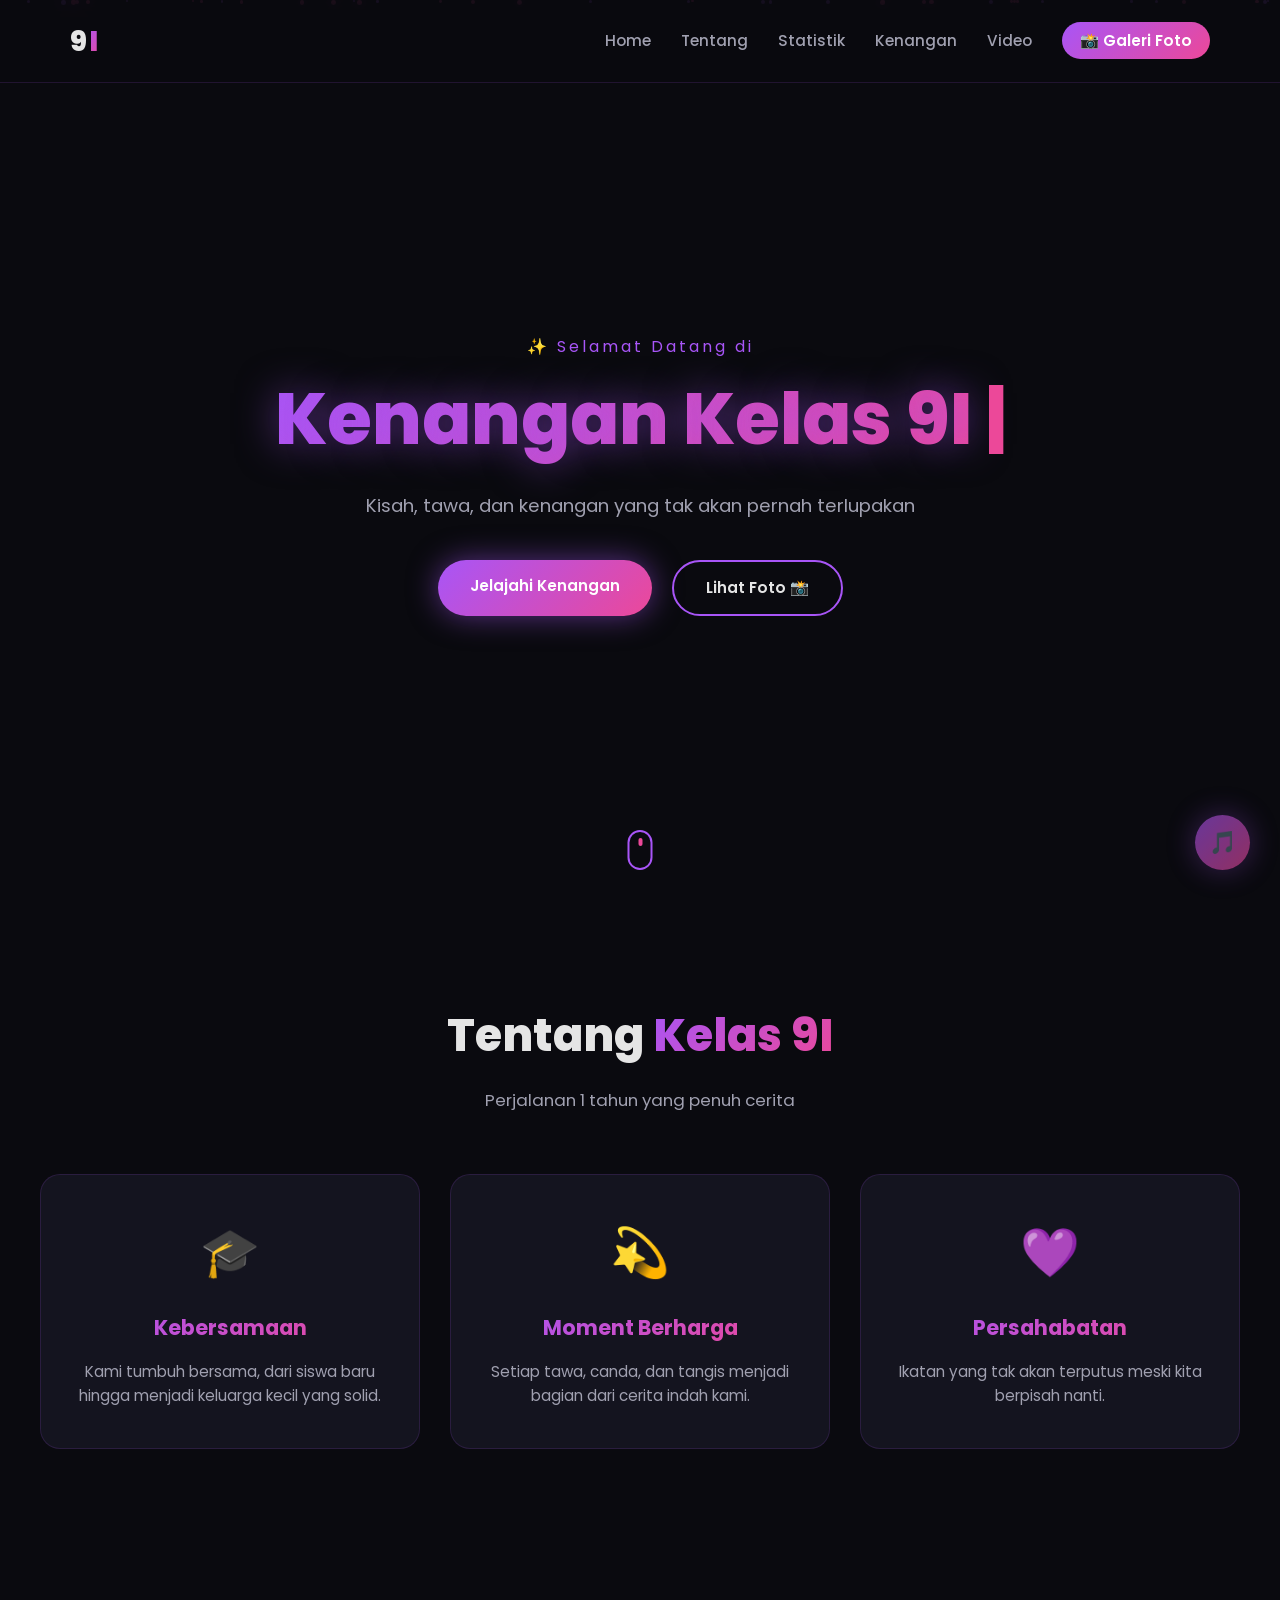
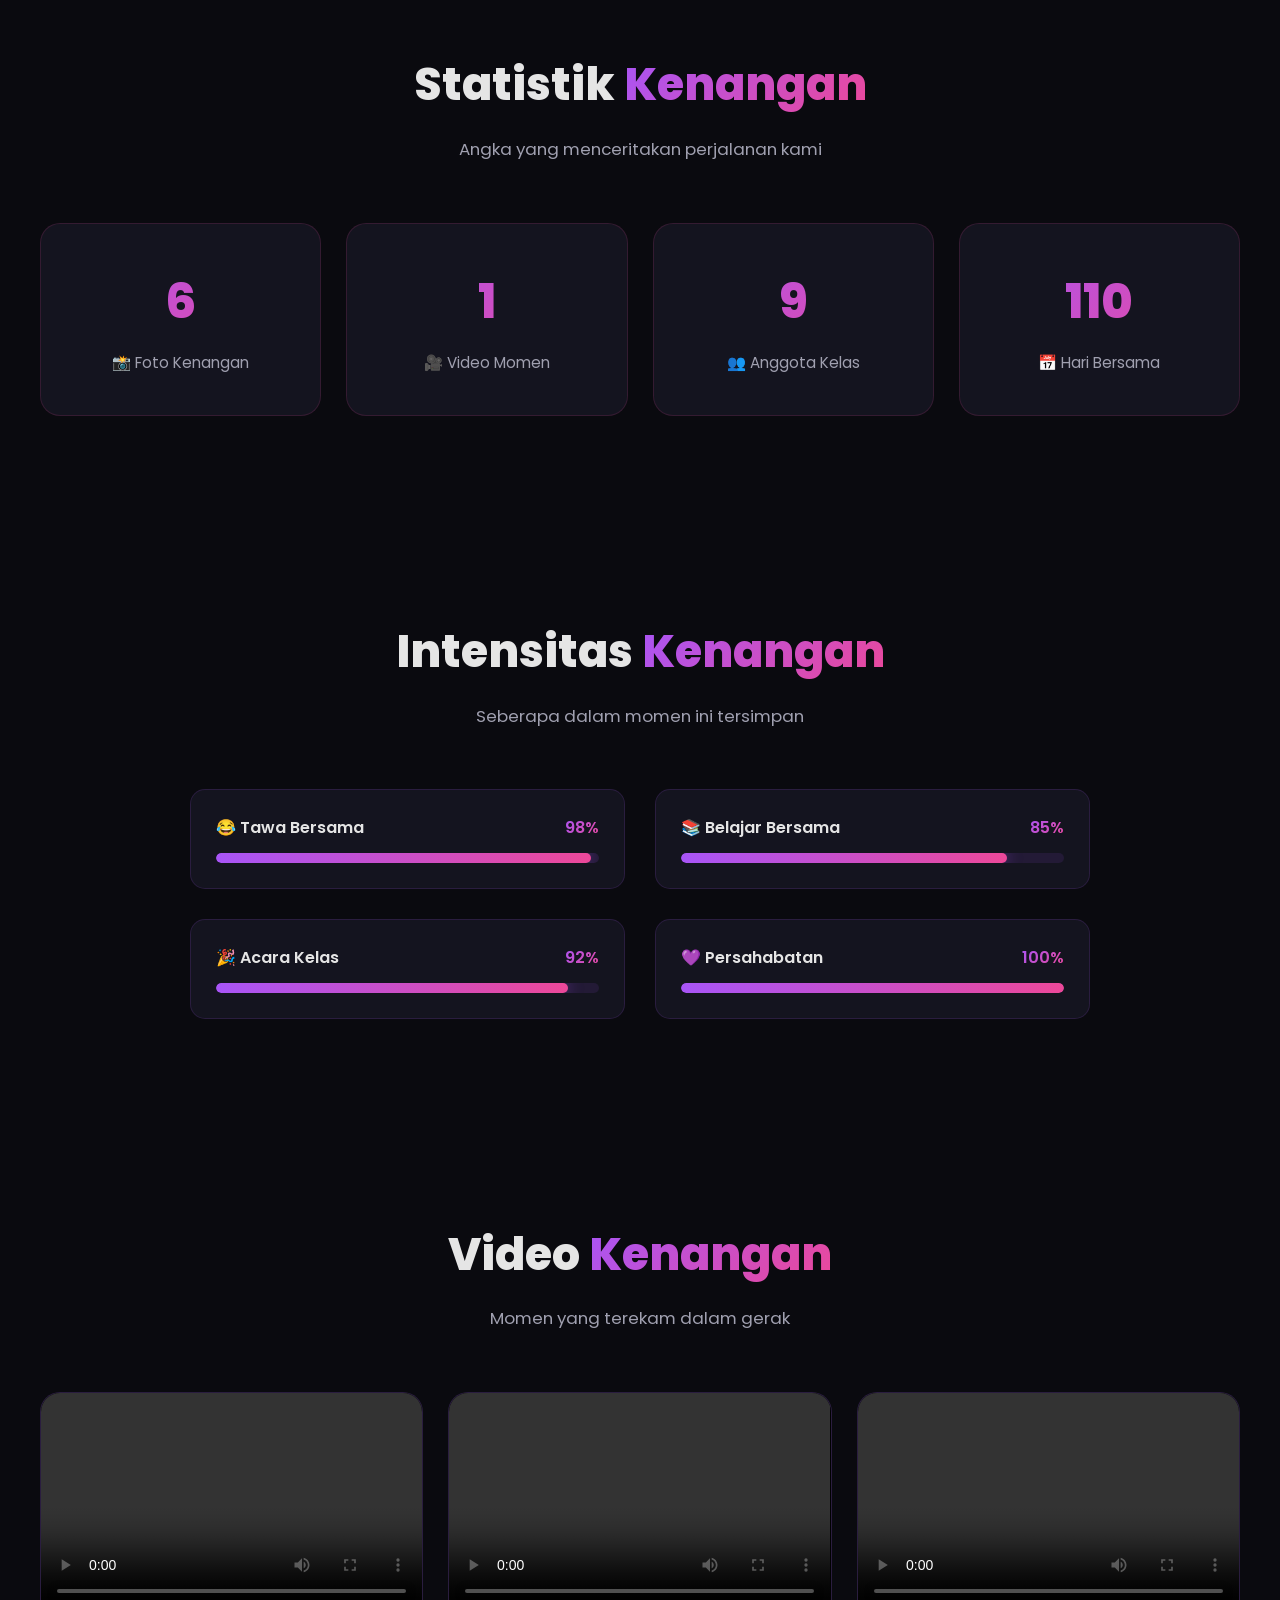
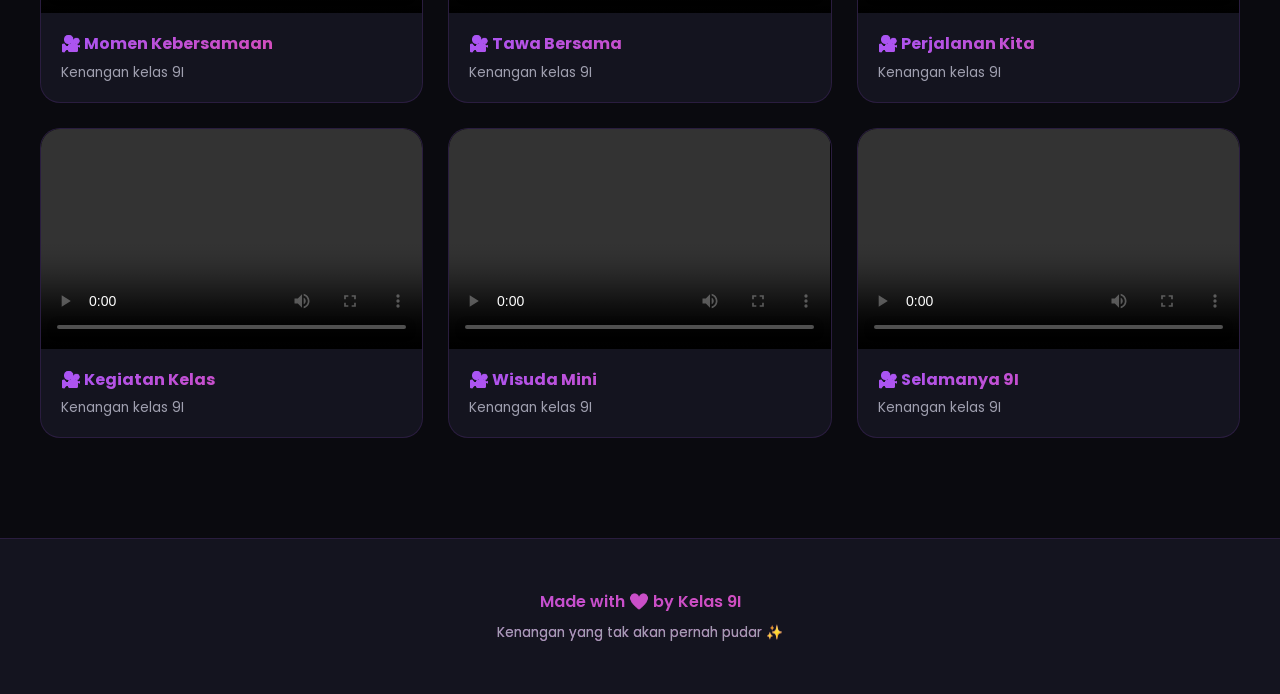
<file: index.html>
<!DOCTYPE html>
<html lang="id">
<head>
    <meta charset="UTF-8">
    <meta name="viewport" content="width=device-width, initial-scale=1.0">
    <title>Kenangan Kelas 9I ✨</title>
    <link rel="stylesheet" href="style.css">
    <link href="https://fonts.googleapis.com/css2?family=Poppins:wght@300;400;600;700;800&display=swap" rel="stylesheet">
</head>
<body>
    <!-- Partikel Background -->
    <div class="particles" id="particles"></div>

    <!-- Navbar -->
    <nav class="navbar">
        <div class="nav-container">
            <a href="#home" class="logo">9<span>I</span></a>
            <ul class="nav-menu" id="navMenu">
                <li><a href="#home" class="nav-link">Home</a></li>
                <li><a href="#about" class="nav-link">Tentang</a></li>
                <li><a href="#stats" class="nav-link">Statistik</a></li>
                <li><a href="#skills" class="nav-link">Kenangan</a></li>
                <li><a href="#videos" class="nav-link">Video</a></li>
                <li><a href="gallery.html" class="nav-link gallery-btn">📸 Galeri Foto</a></li>
            </ul>
            <div class="hamburger" id="hamburger">
                <span></span><span></span><span></span>
            </div>
        </div>
    </nav>

    <!-- Hero Section -->
    <section class="hero" id="home">
        <div class="hero-content">
            <p class="hero-tag">✨ Selamat Datang di</p>
            <h1 class="hero-title">
                <span class="typing" id="typing"></span>
                <span class="cursor">|</span>
            </h1>
            <p class="hero-subtitle">Kisah, tawa, dan kenangan yang tak akan pernah terlupakan</p>
            <div class="hero-buttons">
                <a href="#about" class="btn btn-primary">Jelajahi Kenangan</a>
                <a href="gallery.html" class="btn btn-outline">Lihat Foto 📸</a>
            </div>
        </div>
        <div class="scroll-indicator">
            <span></span>
        </div>
    </section>

    <!-- About Section -->
    <section class="about" id="about">
        <div class="container">
            <h2 class="section-title">Tentang <span>Kelas 9I</span></h2>
            <p class="section-desc">Perjalanan 1 tahun yang penuh cerita</p>
            <div class="about-grid">
                <div class="about-card">
                    <div class="about-icon">🎓</div>
                    <h3>Kebersamaan</h3>
                    <p>Kami tumbuh bersama, dari siswa baru hingga menjadi keluarga kecil yang solid.</p>
                </div>
                <div class="about-card">
                    <div class="about-icon">💫</div>
                    <h3>Moment Berharga</h3>
                    <p>Setiap tawa, canda, dan tangis menjadi bagian dari cerita indah kami.</p>
                </div>
                <div class="about-card">
                    <div class="about-icon">💜</div>
                    <h3>Persahabatan</h3>
                    <p>Ikatan yang tak akan terputus meski kita berpisah nanti.</p>
                </div>
            </div>
        </div>
    </section>

    <!-- Stats Section (DATA SUDAH DIUBAH) -->
    <section class="stats" id="stats">
        <div class="container">
            <h2 class="section-title">Statistik <span>Kenangan</span></h2>
            <p class="section-desc">Angka yang menceritakan perjalanan kami</p>
            <div class="stats-grid">
                <div class="stat-card">
                    <div class="stat-number" data-target="22">0</div>
                    <div class="stat-label">📸 Foto Kenangan</div>
                </div>
                <div class="stat-card">
                    <div class="stat-number" data-target="6">0</div>
                    <div class="stat-label">🎥 Video Momen</div>
                </div>
                <div class="stat-card">
                    <div class="stat-number" data-target="32">0</div> <!-- 32 Siswa -->
                    <div class="stat-label">👥 Anggota Kelas</div>
                </div>
                <div class="stat-card">
                    <div class="stat-number" data-target="365">0</div> <!-- 365 Hari -->
                    <div class="stat-label">📅 Hari Bersama</div>
                </div>
            </div>
        </div>
    </section>

    <!-- Skills / Memories Bars -->
    <section class="skills" id="skills">
        <div class="container">
            <h2 class="section-title">Intensitas <span>Kenangan</span></h2>
            <p class="section-desc">Seberapa dalam momen ini tersimpan</p>
            <div class="skills-grid">
                <div class="skill-item">
                    <div class="skill-header">
                        <span>😂 Tawa Bersama</span>
                        <span class="skill-percent">98%</span>
                    </div>
                    <div class="skill-bar"><div class="skill-fill" data-width="98"></div></div>
                </div>
                <div class="skill-item">
                    <div class="skill-header">
                        <span>📚 Belajar Bersama</span>
                        <span class="skill-percent">85%</span>
                    </div>
                    <div class="skill-bar"><div class="skill-fill" data-width="85"></div></div>
                </div>
                <div class="skill-item">
                    <div class="skill-header">
                        <span>🎉 Acara Kelas</span>
                        <span class="skill-percent">92%</span>
                    </div>
                    <div class="skill-bar"><div class="skill-fill" data-width="92"></div></div>
                </div>
                <div class="skill-item">
                    <div class="skill-header">
                        <span>💜 Persahabatan</span>
                        <span class="skill-percent">100%</span>
                    </div>
                    <div class="skill-bar"><div class="skill-fill" data-width="100"></div></div>
                </div>
            </div>
        </div>
    </section>

    <!-- Videos Section -->
    <section class="videos" id="videos">
        <div class="container">
            <h2 class="section-title">Video <span>Kenangan</span></h2>
            <p class="section-desc">Momen yang terekam dalam gerak</p>
            <div class="video-grid" id="videoGrid"></div>
        </div>
    </section>

    <!-- Footer -->
    <footer class="footer">
        <p>Made with 💜 by Kelas 9I</p>
        <p class="footer-sub">Kenangan yang tak akan pernah pudar ✨</p>
    </footer>

    <!-- Backsound -->
    <audio id="backsound" loop>
        <source src="assets/backsound.mp3" type="audio/mpeg">
    </audio>
    <button class="music-toggle" id="musicToggle" title="Nyalakan/Matikan Musik">🎵</button>

    <script src="script.js"></script>
</body>
</html>
</file>
<file: style.css>
:root {
    --bg-dark: #0a0a0f;
    --bg-card: #14141f;
    --purple: #a855f7;
    --pink: #ec4899;
    --purple-glow: rgba(168, 85, 247, 0.5);
    --pink-glow: rgba(236, 72, 153, 0.5);
    --text: #e5e5e5;
    --text-dim: #a0a0b0;
}

* {
    margin: 0;
    padding: 0;
    box-sizing: border-box;
}

html { scroll-behavior: smooth; }

body {
    font-family: 'Poppins', sans-serif;
    background: var(--bg-dark);
    color: var(--text);
    overflow-x: hidden;
    line-height: 1.6;
}

/* Particles */
.particles {
    position: fixed;
    inset: 0;
    pointer-events: none;
    z-index: 0;
}

.particle {
    position: absolute;
    width: 3px;
    height: 3px;
    border-radius: 50%;
    background: var(--purple);
    box-shadow: 0 0 10px var(--purple-glow);
    animation: float linear infinite;
}

@keyframes float {
    from { transform: translateY(100vh) translateX(0); opacity: 0; }
    10% { opacity: 1; }
    90% { opacity: 1; }
    to { transform: translateY(-100px) translateX(50px); opacity: 0; }
}

/* Navbar */
.navbar {
    position: fixed;
    top: 0;
    width: 100%;
    background: rgba(10, 10, 15, 0.85);
    backdrop-filter: blur(20px);
    z-index: 1000;
    border-bottom: 1px solid rgba(168, 85, 247, 0.15);
}

.nav-container {
    max-width: 1200px;
    margin: 0 auto;
    padding: 18px 30px;
    display: flex;
    justify-content: space-between;
    align-items: center;
}

.logo {
    font-size: 1.8rem;
    font-weight: 800;
    color: var(--text);
    text-decoration: none;
    letter-spacing: 2px;
}

.logo span {
    background: linear-gradient(135deg, var(--purple), var(--pink));
    -webkit-background-clip: text;
    background-clip: text;
    -webkit-text-fill-color: transparent;
}

.nav-menu {
    display: flex;
    list-style: none;
    gap: 30px;
    align-items: center;
}

.nav-link {
    color: var(--text-dim);
    text-decoration: none;
    font-size: 0.95rem;
    font-weight: 500;
    position: relative;
    transition: color 0.3s;
}

.nav-link::after {
    content: '';
    position: absolute;
    bottom: -5px;
    left: 0;
    width: 0;
    height: 2px;
    background: linear-gradient(90deg, var(--purple), var(--pink));
    transition: width 0.3s;
}

.nav-link:hover { color: var(--text); }
.nav-link:hover::after { width: 100%; }

.gallery-btn {
    background: linear-gradient(135deg, var(--purple), var(--pink));
    color: white !important;
    padding: 8px 18px;
    border-radius: 25px;
    font-weight: 600;
}

.gallery-btn::after { display: none; }

.hamburger {
    display: none;
    flex-direction: column;
    gap: 5px;
    cursor: pointer;
}

.hamburger span {
    width: 25px;
    height: 3px;
    background: var(--text);
    border-radius: 3px;
    transition: 0.3s;
}

.hamburger.active span:nth-child(1) { transform: rotate(45deg) translate(5px, 5px); }
.hamburger.active span:nth-child(2) { opacity: 0; }
.hamburger.active span:nth-child(3) { transform: rotate(-45deg) translate(7px, -7px); }

/* Hero */
.hero {
    min-height: 100vh;
    display: flex;
    flex-direction: column;
    justify-content: center;
    align-items: center;
    text-align: center;
    padding: 100px 30px 50px;
    position: relative;
    z-index: 1;
}

.hero-content { max-width: 900px; }

.hero-tag {
    color: var(--purple);
    font-size: 1rem;
    letter-spacing: 3px;
    margin-bottom: 20px;
    animation: fadeInUp 1s ease;
}

.hero-title {
    font-size: clamp(2rem, 6vw, 4.5rem);
    font-weight: 800;
    line-height: 1.1;
    margin-bottom: 25px;
    min-height: 1.2em;
}

.typing {
    background: linear-gradient(135deg, var(--purple), var(--pink));
    -webkit-background-clip: text;
    background-clip: text;
    -webkit-text-fill-color: transparent;
    text-shadow: 0 0 40px var(--purple-glow);
}

.cursor {
    color: var(--pink);
    animation: blink 1s infinite;
}

@keyframes blink { 50% { opacity: 0; } }

.hero-subtitle {
    color: var(--text-dim);
    font-size: 1.15rem;
    margin-bottom: 40px;
    animation: fadeInUp 1s ease 0.3s backwards;
}

.hero-buttons {
    display: flex;
    gap: 20px;
    justify-content: center;
    flex-wrap: wrap;
    animation: fadeInUp 1s ease 0.5s backwards;
}

.btn {
    padding: 14px 32px;
    border-radius: 50px;
    text-decoration: none;
    font-weight: 600;
    font-size: 0.95rem;
    transition: all 0.3s;
    cursor: pointer;
    border: none;
}

.btn-primary {
    background: linear-gradient(135deg, var(--purple), var(--pink));
    color: white;
    box-shadow: 0 0 30px var(--purple-glow);
}

.btn-primary:hover {
    transform: translateY(-3px);
    box-shadow: 0 0 50px var(--pink-glow);
}

.btn-outline {
    background: transparent;
    color: var(--text);
    border: 2px solid var(--purple);
}

.btn-outline:hover {
    background: var(--purple);
    box-shadow: 0 0 30px var(--purple-glow);
}

@keyframes fadeInUp {
    from { opacity: 0; transform: translateY(30px); }
    to { opacity: 1; transform: translateY(0); }
}

.scroll-indicator {
    position: absolute;
    bottom: 30px;
    left: 50%;
    transform: translateX(-50%);
    width: 25px;
    height: 40px;
    border: 2px solid var(--purple);
    border-radius: 15px;
}

.scroll-indicator span {
    display: block;
    width: 4px;
    height: 8px;
    background: var(--pink);
    border-radius: 2px;
    margin: 6px auto;
    animation: scrollDown 1.5s infinite;
}

@keyframes scrollDown {
    0% { transform: translateY(0); opacity: 1; }
    100% { transform: translateY(15px); opacity: 0; }
}

/* Sections */
section { padding: 100px 30px; position: relative; z-index: 1; }

.container { max-width: 1200px; margin: 0 auto; }

.section-title {
    text-align: center;
    font-size: clamp(1.8rem, 4vw, 2.8rem);
    font-weight: 800;
    margin-bottom: 15px;
}

.section-title span {
    background: linear-gradient(135deg, var(--purple), var(--pink));
    -webkit-background-clip: text;
    background-clip: text;
    -webkit-text-fill-color: transparent;
}

.section-desc {
    text-align: center;
    color: var(--text-dim);
    margin-bottom: 60px;
    font-size: 1.05rem;
}

/* About */
.about-grid {
    display: grid;
    grid-template-columns: repeat(auto-fit, minmax(280px, 1fr));
    gap: 30px;
}

.about-card {
    background: var(--bg-card);
    padding: 40px 30px;
    border-radius: 20px;
    border: 1px solid rgba(168, 85, 247, 0.15);
    transition: all 0.4s;
    text-align: center;
}

.about-card:hover {
    transform: translateY(-10px);
    border-color: var(--purple);
    box-shadow: 0 20px 60px var(--purple-glow);
}

.about-icon {
    font-size: 3rem;
    margin-bottom: 20px;
}

.about-card h3 {
    font-size: 1.3rem;
    margin-bottom: 15px;
    background: linear-gradient(135deg, var(--purple), var(--pink));
    -webkit-background-clip: text;
    background-clip: text;
    -webkit-text-fill-color: transparent;
}

.about-card p { color: var(--text-dim); font-size: 0.95rem; }

/* Stats */
.stats-grid {
    display: grid;
    grid-template-columns: repeat(auto-fit, minmax(200px, 1fr));
    gap: 25px;
}

.stat-card {
    background: var(--bg-card);
    padding: 40px 20px;
    border-radius: 20px;
    text-align: center;
    border: 1px solid rgba(236, 72, 153, 0.15);
    transition: all 0.4s;
    position: relative;
    overflow: hidden;
}

.stat-card::before {
    content: '';
    position: absolute;
    inset: 0;
    background: linear-gradient(135deg, var(--purple), var(--pink));
    opacity: 0;
    transition: opacity 0.4s;
    z-index: 0;
}

.stat-card:hover::before { opacity: 0.1; }

.stat-card:hover {
    transform: translateY(-8px);
    border-color: var(--pink);
    box-shadow: 0 20px 60px var(--pink-glow);
}

.stat-number {
    font-size: 3rem;
    font-weight: 800;
    background: linear-gradient(135deg, var(--purple), var(--pink));
    -webkit-background-clip: text;
    background-clip: text;
    -webkit-text-fill-color: transparent;
    position: relative;
    z-index: 1;
}

.stat-label {
    color: var(--text-dim);
    margin-top: 10px;
    font-size: 0.95rem;
    position: relative;
    z-index: 1;
}

/* Skills */
.skills-grid {
    display: grid;
    grid-template-columns: repeat(auto-fit, minmax(400px, 1fr));
    gap: 30px;
    max-width: 900px;
    margin: 0 auto;
}

.skill-item {
    background: var(--bg-card);
    padding: 25px;
    border-radius: 15px;
    border: 1px solid rgba(168, 85, 247, 0.15);
}

.skill-header {
    display: flex;
    justify-content: space-between;
    margin-bottom: 12px;
    font-weight: 600;
}

.skill-percent {
    background: linear-gradient(135deg, var(--purple), var(--pink));
    -webkit-background-clip: text;
    background-clip: text;
    -webkit-text-fill-color: transparent;
}

.skill-bar {
    height: 10px;
    background: rgba(168, 85, 247, 0.1);
    border-radius: 10px;
    overflow: hidden;
}

.skill-fill {
    height: 100%;
    width: 0;
    background: linear-gradient(90deg, var(--purple), var(--pink));
    border-radius: 10px;
    transition: width 1.5s cubic-bezier(0.4, 0, 0.2, 1);
    box-shadow: 0 0 15px var(--purple-glow);
}

/* Videos */
.video-grid {
    display: grid;
    grid-template-columns: repeat(auto-fit, minmax(320px, 1fr));
    gap: 25px;
}

.video-card {
    background: var(--bg-card);
    border-radius: 20px;
    overflow: hidden;
    border: 1px solid rgba(168, 85, 247, 0.15);
    transition: all 0.4s;
}

.video-card:hover {
    transform: translateY(-8px);
    border-color: var(--pink);
    box-shadow: 0 20px 60px var(--pink-glow);
}

.video-card video {
    width: 100%;
    height: 220px;
    object-fit: cover;
    display: block;
    background: #000;
}

.video-info {
    padding: 18px 20px;
}

.video-info h4 {
    font-size: 1rem;
    margin-bottom: 5px;
    background: linear-gradient(135deg, var(--purple), var(--pink));
    -webkit-background-clip: text;
    background-clip: text;
    -webkit-text-fill-color: transparent;
}

.video-info p { color: var(--text-dim); font-size: 0.85rem; }

/* Footer */
.footer {
    text-align: center;
    padding: 50px 30px;
    background: var(--bg-card);
    border-top: 1px solid rgba(168, 85, 247, 0.15);
    position: relative;
    z-index: 1;
}

.footer p {
    font-weight: 600;
    background: linear-gradient(135deg, var(--purple), var(--pink));
    -webkit-background-clip: text;
    background-clip: text;
    -webkit-text-fill-color: transparent;
}

.footer-sub {
    font-size: 0.85rem !important;
    color: var(--text-dim) !important;
    -webkit-text-fill-color: var(--text-dim) !important;
    margin-top: 8px;
    font-weight: 400 !important;
}

/* Music Toggle */
.music-toggle {
    position: fixed;
    bottom: 30px;
    right: 30px;
    width: 55px;
    height: 55px;
    border-radius: 50%;
    background: linear-gradient(135deg, var(--purple), var(--pink));
    border: none;
    color: white;
    font-size: 1.4rem;
    cursor: pointer;
    z-index: 999;
    box-shadow: 0 0 30px var(--purple-glow);
    transition: all 0.3s;
    animation: pulse 2s infinite;
}

.music-toggle:hover { transform: scale(1.1); }
.music-toggle.playing { animation: pulse 2s infinite; }
.music-toggle:not(.playing) { animation: none; opacity: 0.6; }

@keyframes pulse {
    0%, 100% { box-shadow: 0 0 30px var(--purple-glow); }
    50% { box-shadow: 0 0 50px var(--pink-glow), 0 0 80px var(--pink-glow); }
}

/* Reveal Animation */
.reveal {
    opacity: 0;
    transform: translateY(50px);
    transition: all 0.8s ease;
}

.reveal.active {
    opacity: 1;
    transform: translateY(0);
}

/* Mobile */
@media (max-width: 768px) {
    .nav-menu {
        position: fixed;
        top: 70px;
        right: -100%;
        flex-direction: column;
        background: rgba(20, 20, 31, 0.98);
        width: 100%;
        padding: 30px;
        gap: 20px;
        transition: right 0.4s;
        border-top: 1px solid rgba(168, 85, 247, 0.2);
    }
    .nav-menu.active { right: 0; }
    .hamburger { display: flex; }
    .skills-grid { grid-template-columns: 1fr; }
    section { padding: 70px 20px; }
    .video-card video { height: 200px; }
    .music-toggle { bottom: 20px; right: 20px; width: 50px; height: 50px; }
  }
</file>
